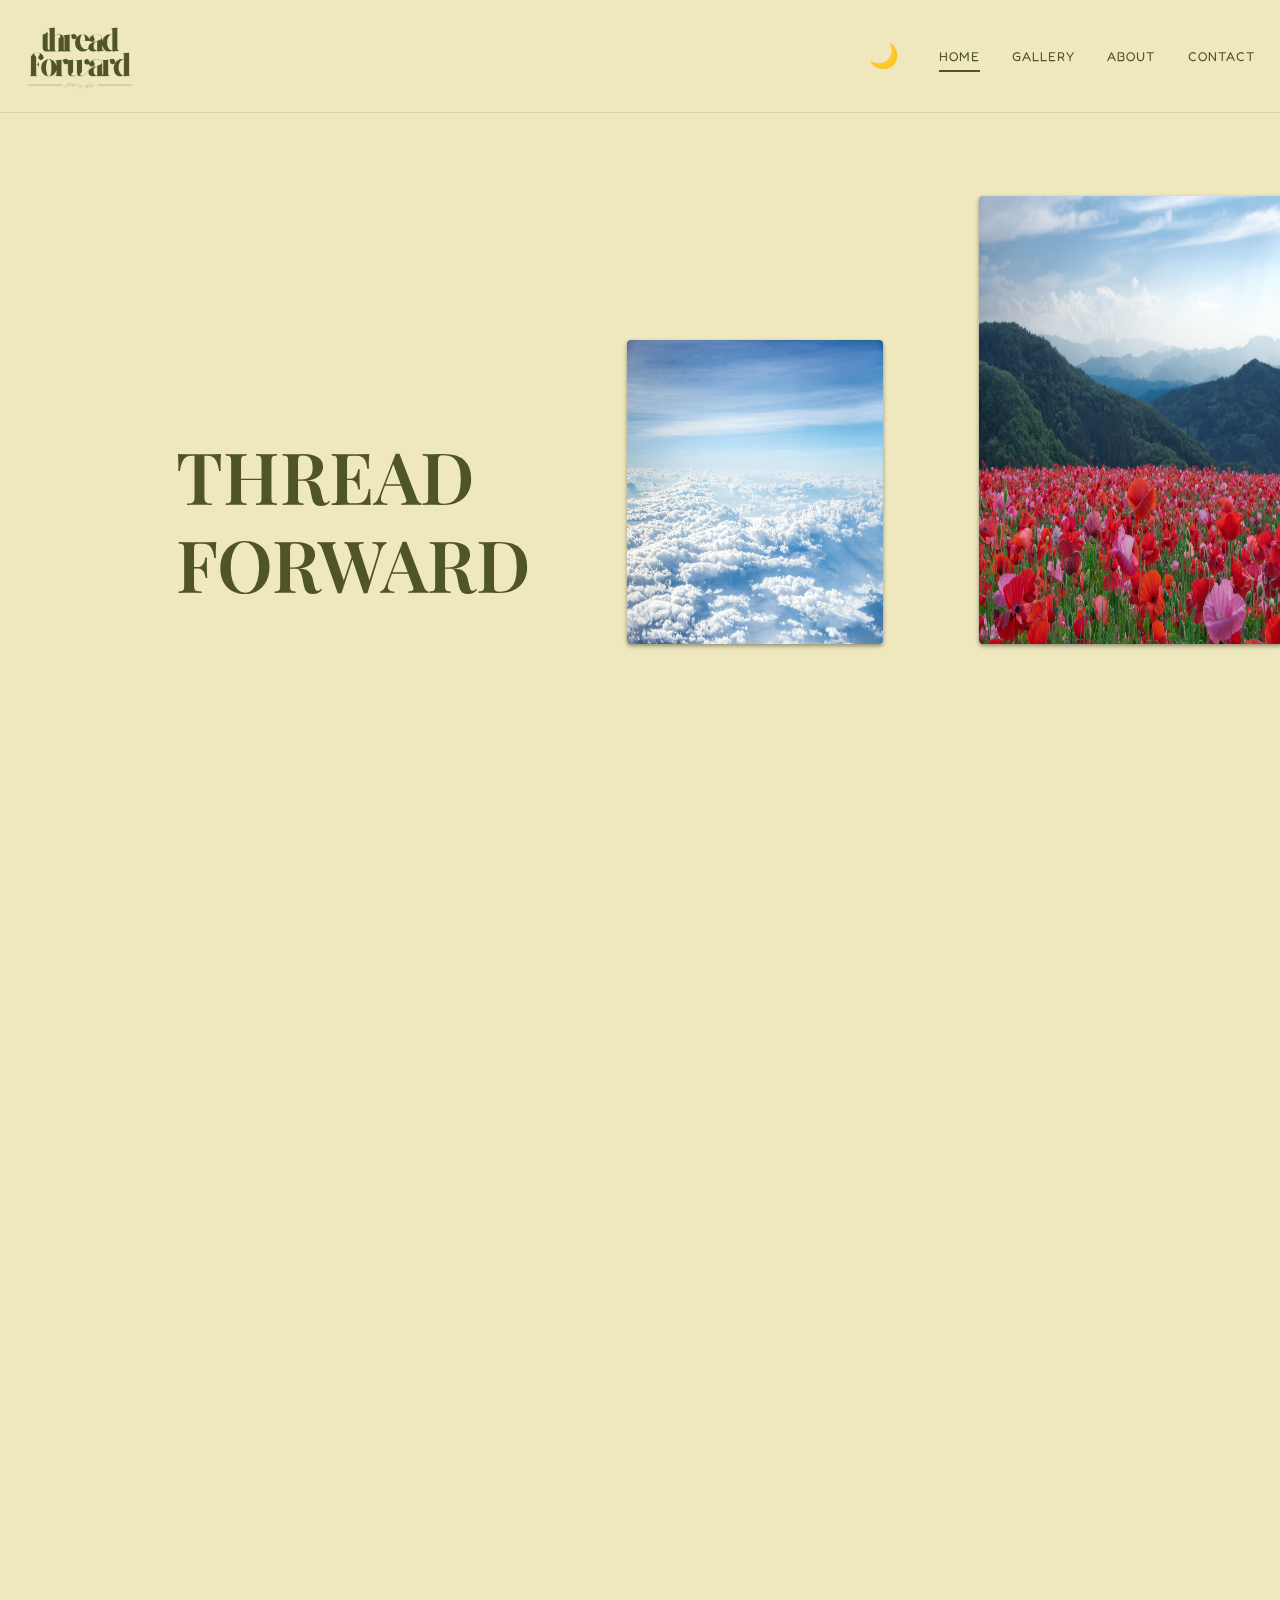
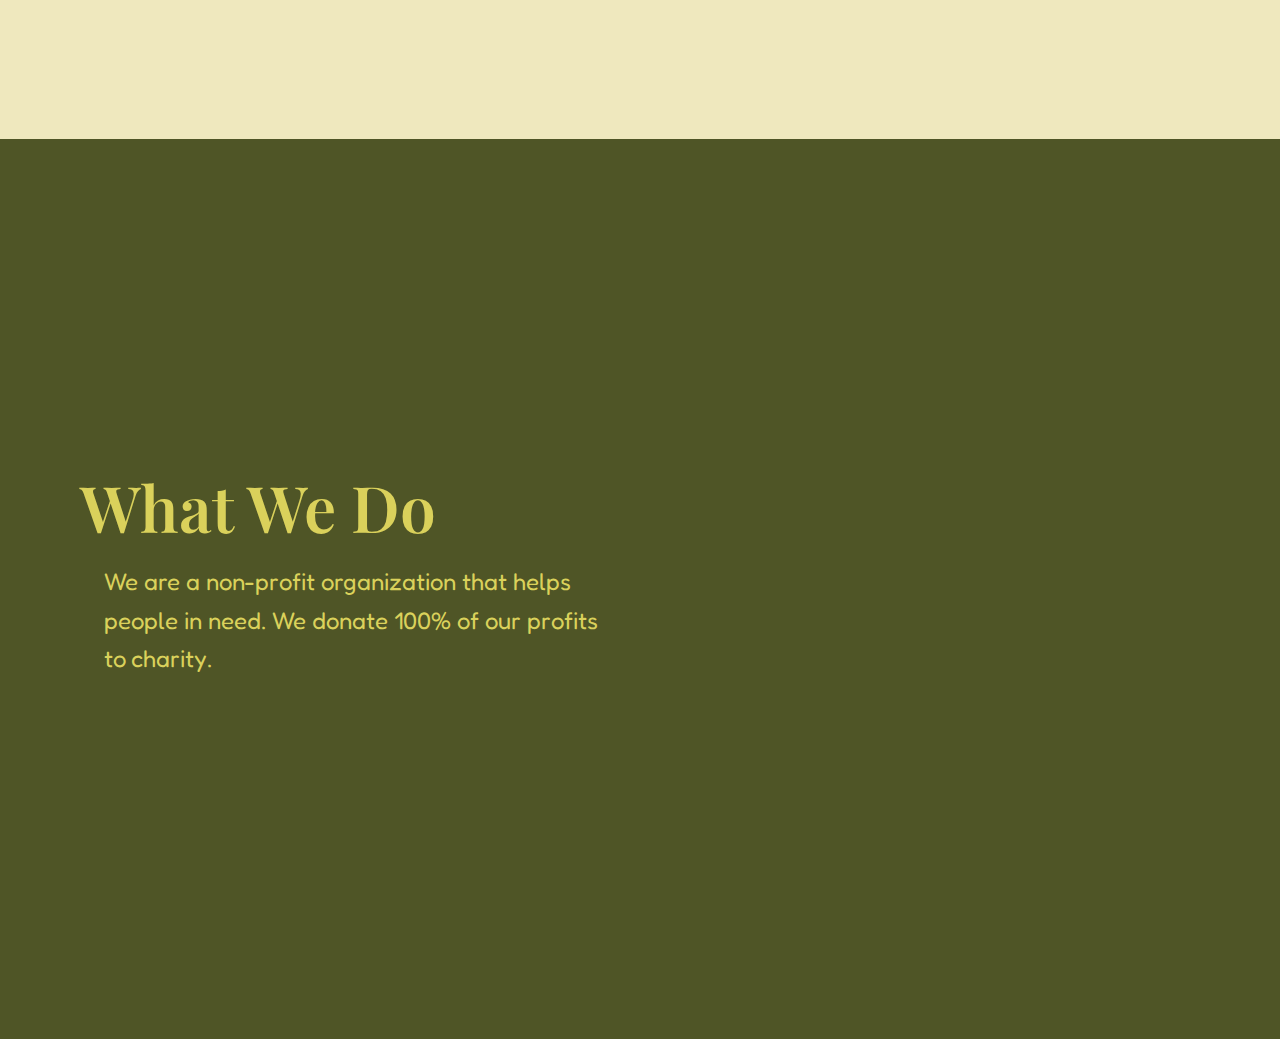
<file: index.html>
<!DOCTYPE html>
<html lang="en">
<head>
    <meta charset="UTF-8">
    <meta name="viewport" content="width=device-width, initial-scale=1.0">
    <title>Home - Thread Forward</title>
    <link rel="stylesheet" href="css/shared.css">
    <link rel="stylesheet" href="css/index.css">
</head>
<body class="dark">
    <header>
        <img alt="Thread Forward Logo" class="logo">
        <div class="header-right">
            <button id="darkModeToggle" onclick="window.toggleDarkMode()" aria-label="Toggle dark mode">🌙</button>
            <nav>
                <ul>
                    <li><a href="index.html" class="active">Home</a></li>
                    <li><a href="gallery.html">Gallery</a></li>
                    <li><a href="about.html">About</a></li>
                    <li><a href="contact.html">Contact</a></li>
                </ul>
            </nav>
        </div>
    </header>
    <main class="hero">
        <div class="title">
            <h1>THREAD</h1>
            <h1>FORWARD</h1>
        </div>
        <div class="img">
            <img id="small-img" src="assets/images/gallery/placeholder1.jpg" alt="Hero Image">
        </div>
        <div class="img">
            <img id="large-img" src="assets/images/gallery/placeholder2.jpg" alt="Hero Image">
        </div>
    </main>
    <section class="donation-number">
        <h2>We've donated</h2>
        <h1>1,000,000,000</h1>
    </section>
    <section class="what-we-do">
        <div class="what-we-do-text">
            <h2>What We Do</h2>
            <p>We are a non-profit organization that helps people in need. We donate 100% of our profits to charity.</p>
        </div>
        <img class="what-we-do-side-image" src="assets/images/gallery/placeholder1.jpg" alt="What we do">
    </section>
    <footer>
        <a href="contact.html" class="donate-button">DONATE</a>
    </footer>
    <script type="module" src="javascript/index.js"></script>
</body>
</html>
</file>
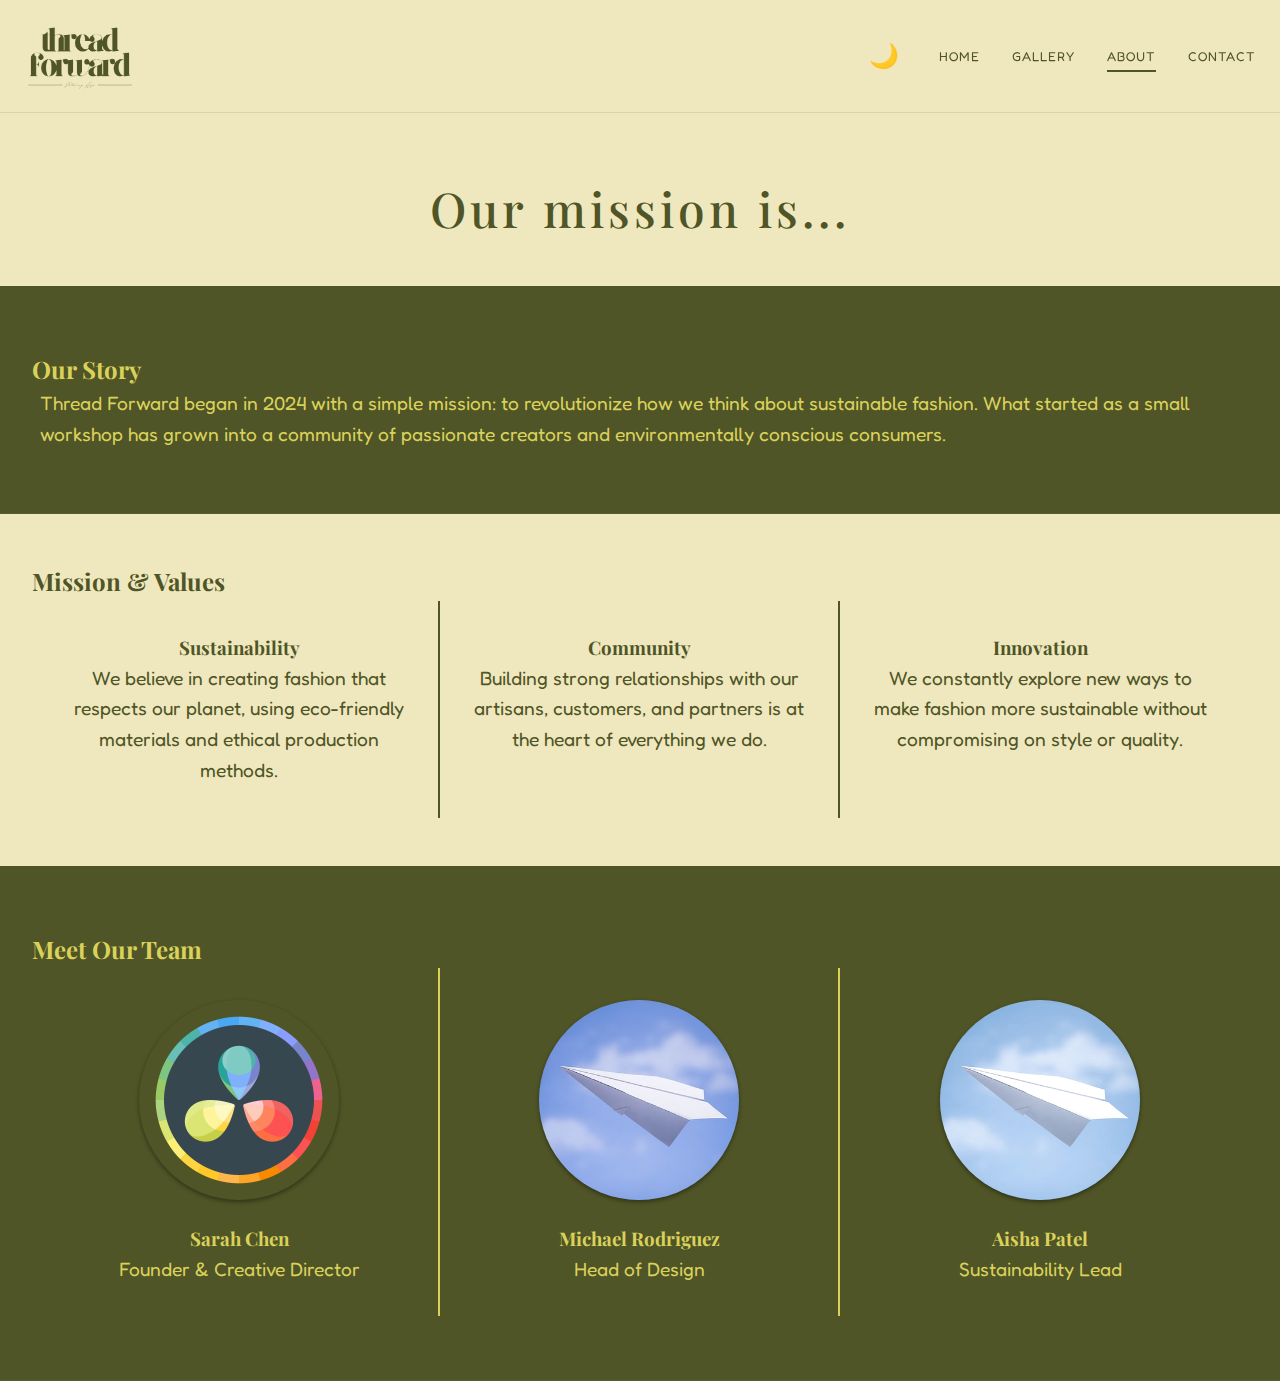
<file: about.html>
<!DOCTYPE html>
<html lang="en">
<head>
    <meta charset="UTF-8">
    <meta name="viewport" content="width=device-width, initial-scale=1.0">
    <title>About - Thread Forward</title>
    <link rel="stylesheet" href="css/shared.css">
    <link rel="stylesheet" href="css/about.css">
</head>
<body>
    <header>
        <img alt="Thread Forward Logo" class="logo">
        <div class="header-right">
            <button id="darkModeToggle" onclick="window.toggleDarkMode()" aria-label="Toggle dark mode">🌙</button>
            <nav>
                <ul>
                    <li><a href="index.html">Home</a></li>
                    <li><a href="gallery.html">Gallery</a></li>
                    <li><a href="about.html" class="active">About</a></li>
                    <li><a href="contact.html">Contact</a></li>
                </ul>
            </nav>
        </div>
    </header>
    <main>
        <section class="hero">
            <h1>Our mission is...</h1>
        </section>

        <section class="story blur">
            <h2>Our Story</h2>
            <div class="story-content">
                <p>Thread Forward began in 2024 with a simple mission: to revolutionize how we think about sustainable fashion. What started as a small workshop has grown into a community of passionate creators and environmentally conscious consumers.</p>
            </div>
        </section>

        <section class="mission">
            <h2>Mission & Values</h2>
            <div class="values-grid">
                <div class="value-card">
                    <h3>Sustainability</h3>
                    <p>We believe in creating fashion that respects our planet, using eco-friendly materials and ethical production methods.</p>
                </div>
                <div class="value-card">
                    <h3>Community</h3>
                    <p>Building strong relationships with our artisans, customers, and partners is at the heart of everything we do.</p>
                </div>
                <div class="value-card">
                    <h3>Innovation</h3>
                    <p>We constantly explore new ways to make fashion more sustainable without compromising on style or quality.</p>
                </div>
            </div>
        </section>

        <section class="team blur">
            <h2>Meet Our Team</h2>
            <div class="team-grid">
                <div class="team-member">
                    <img src="assets/images/profile/placeholder1.png" alt="Sarah Chen - Founder" class="team-photo">
                    <h3>Sarah Chen</h3>
                    <p>Founder & Creative Director</p>
                </div>
                <div class="team-member">
                    <img src="assets/images/profile/placeholder2.png" alt="Michael Rodriguez - Head of Design" class="team-photo">
                    <h3>Michael Rodriguez</h3>
                    <p>Head of Design</p>
                </div>
                <div class="team-member">
                    <img src="assets/images/profile/placeholder3.png" alt="Aisha Patel - Sustainability Lead" class="team-photo">
                    <h3>Aisha Patel</h3>
                    <p>Sustainability Lead</p>
                </div>
            </div>
        </section>
    </main>
    <script type="module" src="javascript/about.js"></script>
</body>
</html>
</file>
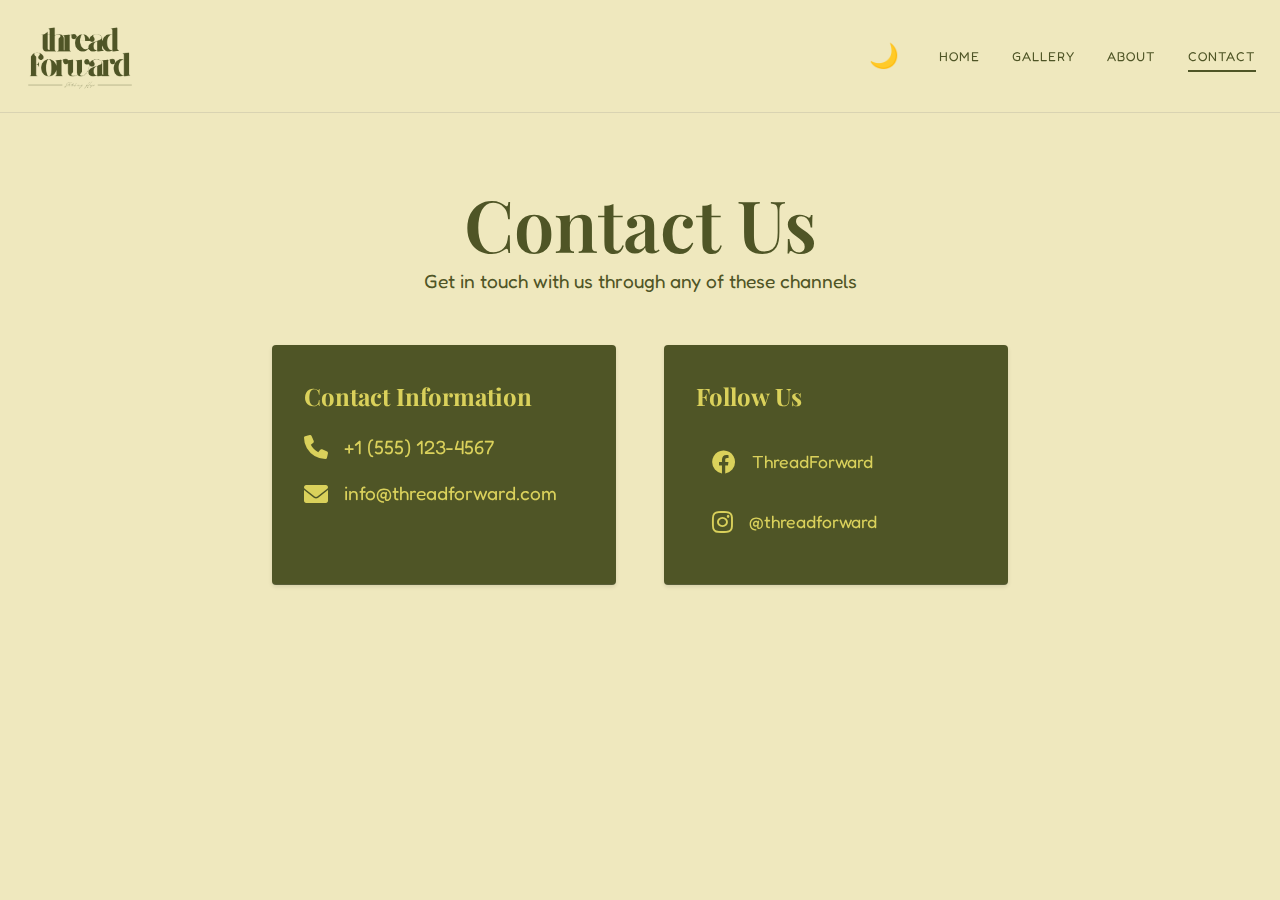
<file: contact.html>
<!DOCTYPE html>
<html lang="en">
<head>
    <meta charset="UTF-8">
    <meta name="viewport" content="width=device-width, initial-scale=1.0">
    <title>Contact - Thread Forward</title>
    <link rel="stylesheet" href="css/shared.css">
    <link rel="stylesheet" href="css/contact.css">
    <link rel="stylesheet" href="https://cdnjs.cloudflare.com/ajax/libs/font-awesome/6.0.0/css/all.min.css">
</head>
<body>
    <header>
        <img alt="Thread Forward Logo" class="logo">
        <div class="header-right">
            <button id="darkModeToggle" onclick="window.toggleDarkMode()" aria-label="Toggle dark mode">🌙</button>
            <nav>
                <ul>
                    <li><a href="index.html">Home</a></li>
                    <li><a href="gallery.html">Gallery</a></li>
                    <li><a href="about.html">About</a></li>
                    <li><a href="contact.html" class="active">Contact</a></li>
                </ul>
            </nav>
        </div>
    </header>
    <main>
        <section class="hero">
            <h1>Contact Us</h1>
            <p>Get in touch with us through any of these channels</p>
        </section>
        
        <section class="contact-container">
            <div class="contact-info blur">
                <h2>Contact Information</h2>
                <div class="contact-item"3>
                    <i class="fas fa-phone"></i>
                    <p>+1 (555) 123-4567</p>
                </div>
                <div class="contact-item">
                    <i class="fas fa-envelope"></i>
                    <p>info@threadforward.com</p>
                </div>
            </div>

            <div class="social-media blur">
                <h2>Follow Us</h2>
                <div class="social-links">
                    <a href="https://facebook.com/threadforward" target="_blank" class="social-link">
                        <i class="fab fa-facebook"></i>
                        <span>ThreadForward</span>
                    </a>
                    <a href="https://instagram.com/@threadforward" target="_blank" class="social-link">
                        <i class="fab fa-instagram"></i>
                        <span>@threadforward</span>
                    </a>
                </div>
            </div>
        </section>
    </main>
    <script type="module" src="javascript/contact.js"></script>
</body>
</html>
</file>
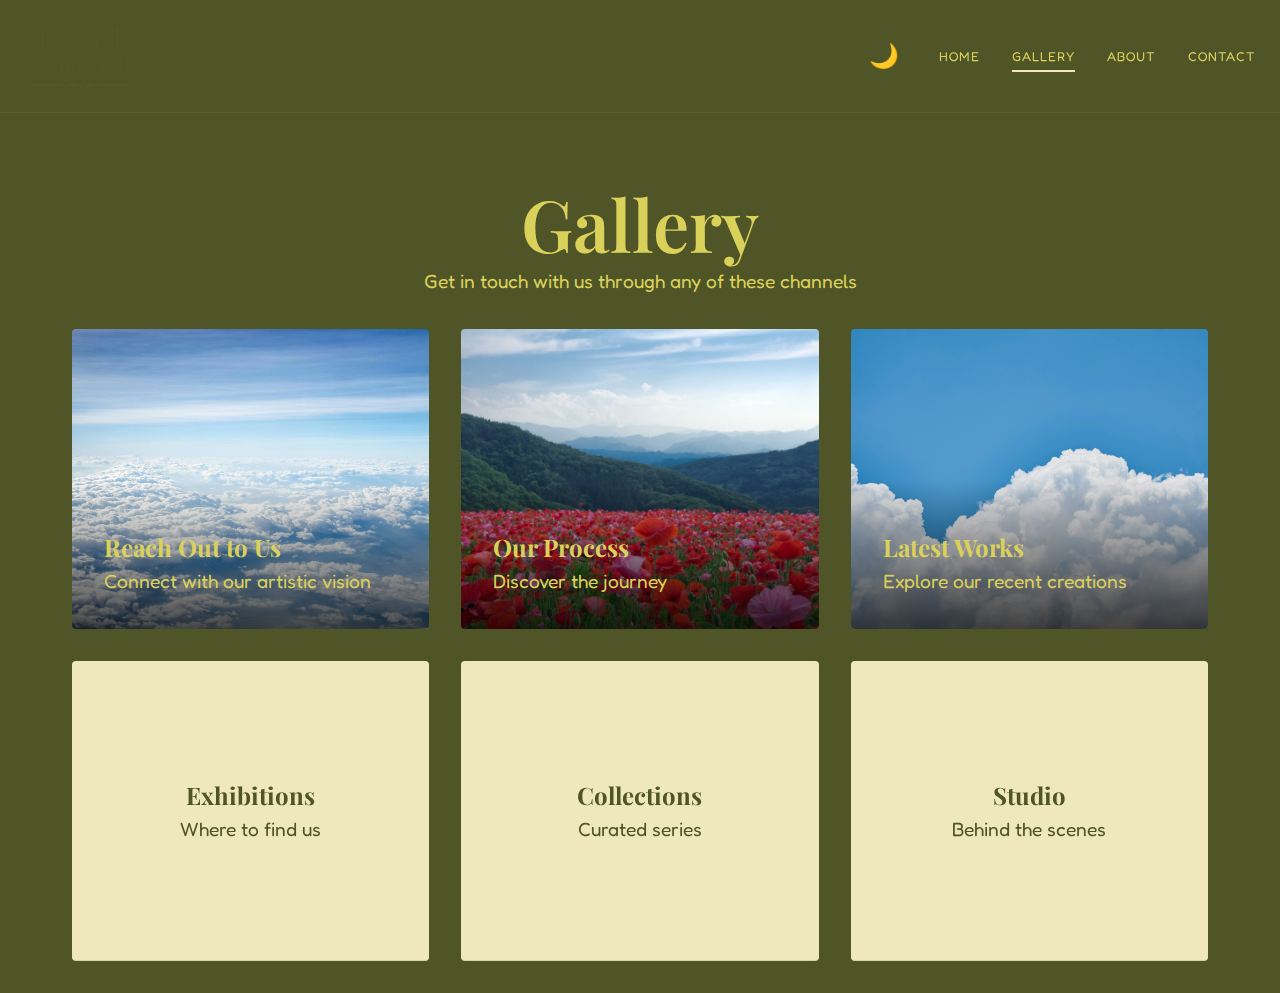
<file: gallery.html>
<!DOCTYPE html>
<html lang="en">
<head>
    <meta charset="UTF-8">
    <meta name="viewport" content="width=device-width, initial-scale=1.0">
    <title>Gallery - Thread Forward</title>
    <link rel="stylesheet" href="css/shared.css">
    <link rel="stylesheet" href="css/gallery.css">
</head>
<body>
    <header>
        <img alt="Thread Forward Logo" class="logo">
        <div class="header-right">
            <button id="darkModeToggle" onclick="window.toggleDarkMode()" aria-label="Toggle dark mode">🌙</button>
            <nav>
                <ul>
                    <li><a href="index.html">Home</a></li>
                    <li><a href="gallery.html" class="active">Gallery</a></li>
                    <li><a href="about.html">About</a></li>
                    <li><a href="contact.html">Contact</a></li>
                </ul>
            </nav>
        </div>
    </header>
    <main>
        <section class="hero">
            <h1>Gallery</h1>
            <p>Get in touch with us through any of these channels</p>
        </section>
        
        <section class="gallery-grid">
            <div class="gallery-item gallery-background" style="background-image: url('assets/images/gallery/placeholder1.jpg')">
                <h2>Reach Out to Us</h2>
                <p>Connect with our artistic vision</p>
            </div>
            <div class="gallery-item gallery-background" style="background-image: url('assets/images/gallery/placeholder2.jpg')">
                <h2>Our Process</h2>
                <p>Discover the journey</p>
            </div>
            <div class="gallery-item gallery-background" style="background-image: url('assets/images/gallery/placeholder3.jpg')">
                <h2>Latest Works</h2>
                <p>Explore our recent creations</p>
            </div>
            
            <div class="gallery-item gallery-text blur">
                <h2>Exhibitions</h2>
                <p>Where to find us</p>
            </div>
            <div class="gallery-item gallery-text blur">
                <h2>Collections</h2>
                <p>Curated series</p>
            </div>
            <div class="gallery-item gallery-text blur">
                <h2>Studio</h2>
                <p>Behind the scenes</p>
            </div>
        </section>
    </section>
    <div id="imageModal" class="modal">
        <div class="modal-content">
            <div class="modal-image">
                <h2 class="modal-title"></h2>
                <p class="modal-description"></p>
            </div>
        </div>
    </div>
    <script type="module" src="javascript/gallery.js"></script>
</body>
</html>
</file>
<file: css/shared.css>
:root {
    /* Background colours */
    --bg-color-light: rgb(239, 232, 190);
    --bg-color-dark: rgb(79, 85, 38);

    /* Text colours */
    --text-color-light: rgb(79, 85, 38);
    --text-color-dark: rgb(218, 209, 91);

    /* Light mode */
    --light-background-color: var(--bg-color-light);
    --light-content-color: var(--bg-color-dark);
    --light-body-text-color: var(--text-color-light);
    --light-content-text-color: var(--text-color-dark);
    --light-header-color: rgba(var(--bg-color-light), 0.6);
    --light-logo: url(../assets/images/icons/logo-light.png);

    /* Dark mode */
    --dark-background-color: var(--bg-color-dark);
    --dark-content-color: var(--bg-color-light);
    --dark-body-text-color: var(--text-color-dark);
    --dark-content-text-color: var(--text-color-light);
    --dark-header-color: rgba(var(--bg-color-dark), 0.6);
    --dark-logo: url(../assets/images/icons/logo-dark.png);

    /* Default */
    --background-color: var(--light-background-color);
    --content-color: var(--light-content-color);
    --body-text-color: var(--light-body-text-color);
    --content-text-color: var(--light-content-text-color);
    --header-color: var(--light-header-color);
    --background-image: var(--light-background-image);
    --logo: var(--light-logo);
}

@font-face {
    font-family: Fredoka;
    src: url(../assets/fonts/Fredoka.ttf);
} 

@font-face {
    font-family: Playfair;
    src: url(../assets/fonts/Playfair.ttf);
} 

* {
    margin: 0;
    padding: 0;
    box-sizing: border-box;
}

.blur, header {
    backdrop-filter: blur(0.25rem);
    border-bottom: 0.0625rem solid rgba(128, 128, 128, 0.2);
}

body {
    font-family: Fredoka, sans-serif;
    line-height: 1.6;
    padding-top: 8vh;
    background-color: var(--background-color);
    color: var(--body-text-color);
}

p {
    font-size: 1.2rem;
}

body.transitions-enabled {  
    transition: background-image 0.5s linear, background-color 0.5s linear, color 0.5s linear;
}

h1, h2, h3, h4, h5, h6 {
    font-family: Playfair;
}

h1 {
    font-size: 4.5rem;
    font-weight: 600;
    line-height: 1.2;
}

img:not(.logo, .team-photo) {
    border-radius: 0.25rem;
    box-shadow: 0 0.125rem 0.25rem rgba(0, 0, 0, 0.4);
}

/* || HEADER NAVIGATION */
header {
    display: flex;
    justify-content: space-between;
    align-items: center;
    position: fixed;
    top: 0;
    left: 0;
    right: 0;
    z-index: 1000;
    background-color: var(--header-color);
    padding: 0 1.5rem;
}

.header-right {
    display: flex;
    align-items: center;
    gap: 2rem;
}

img.logo {
    content: var(--logo);
    height: 7rem;
}

nav ul {
    display: flex;
    justify-content: flex-end;
    list-style: none;
    gap: 2rem;
}

nav a {
    color: var(--body-text-color);
    text-decoration: none;
    text-transform: uppercase;
    letter-spacing: 0.0625rem;
    font-size: 0.8rem;
    position: relative;
    padding-bottom: 0.5rem;
}

nav a.active {
    color: var(--body-text-color);
}

nav a.active::after {
    content: '';
    position: absolute;
    bottom: 0;
    left: 0;
    width: 100%;
    height: 0.125rem;
    background-color: var(--content-color);
}

/* || HERO */
.hero {
    text-align: center;
    padding: 12vh 0 0 0;
    color: var(--body-text-color);
}

/* || DARK MODE TOGGLE */
#darkModeToggle {
    background: none;
    border: none;
    font-size: 1.5rem;
    cursor: pointer;
    padding: 0.5rem;
    transition: transform 0.3s ease;
}

#darkModeToggle:hover {
    transform: scale(1.1);
}

body.dark-mode {
    --background-color: var(--dark-background-color);
    --content-color: var(--dark-content-color);
    --body-text-color: var(--dark-body-text-color);
    --content-text-color: var(--dark-content-text-color);
    --header-color: var(--dark-header-color);
    --background-image: var(--dark-background-image);
    --logo: var(--dark-logo);
}
</file>
<file: css/index.css>
.hero {
    font-size: 5rem;
    text-align: left;  
    margin: 1rem;
    padding-left: 10rem;
    display: flex;
    flex-direction: row;
    align-items: flex-end;
    gap: 6rem;
    margin-bottom: 10rem;
}

.hero h1 {
    font-size: 4.5rem;
    font-weight: 600;
    line-height: 1.0;
    margin-bottom: 1rem;
}

section.img {
    display: flex;
    align-items: flex-end;
    justify-content: flex-end;
}

#small-img {
    width: 16rem;
    height: 19rem;
}

#large-img {
    width: 19rem;
    height: 28rem;
}

.title {
    padding-bottom: 4rem;
}

section.donation-number {
    height: 100vh;
    background-image: url(../assets/images/background/light-background.jpg);
    background-size: cover;
    background-position: center;
    text-align: center;
    border-radius: 0.5rem;
    box-shadow: 0 0rem 1rem rgba(0, 0, 0, 0.4);
    filter: blur(5px);
    opacity: 0;
    transform: translateX(-10%);
    transition: all 0.5s ease;
    display: flex;
    flex-direction: column;
    justify-content: center;
}

.donation-number.visible {
    opacity: 1;
    filter: blur(0);
    transform: translateX(0);
}

.donation-number h2, .what-we-do h2 {
    font-size: 4rem;
    font-weight: 600;
    line-height: 1;
}

.donation-number h1 {
    font-size: 10rem;
    font-weight: 600;
    line-height: 1;
}

section.what-we-do {
    height: 100vh;
    background-color: var(--content-color);
    color: var(--content-text-color);
    display: flex;
    flex-direction: row;
    justify-content: center;
}

div.what-we-do-text {
    width: 55%;
    padding: 5rem;
    display: flex;
    flex-direction: column;
    justify-content: center;
}

.what-we-do-text p {
    font-size: 1.5rem;
    margin: 1.5rem;
}

img.what-we-do-side-image {
    width: 45%;
    height: 100%;
    opacity: 0;
    filter: blur(5px);
    transform: translateX(-15rem);
    transition: all 1s ease;
}

img.what-we-do-side-image.visible {
    filter: blur(0);
    opacity: 1;
    transform: translateX(0);
}

footer {
    position: fixed;
    bottom: 2rem;
    left: 5%;
    transform: translateX(-100%);
    display: flex;
    justify-content: center;
    padding: 0.75rem 1.5rem;
    opacity: 0;
    transition: all 0.5s ease;
    z-index: 1000;
    background-color: var(--background-color);
    border-radius: 1.5rem;
    box-shadow: 0 0.25rem 0.5rem rgba(0, 0, 0, 0.2);
    filter: blur(5px);
}

footer a {
    font-family: Playfair;
    font-weight: 600;
    text-decoration: none;
    color: var(--background-text-color);
    font-size: 1.5rem;
    font-weight: 600;
}

footer.visible {
    opacity: 1;
    transform: translateX(0);
    filter: blur(0);
}
</file>
<file: css/about.css>
.hero h1 {
    font-size: 3rem;
    font-weight: 500;
    letter-spacing: 0.25rem;
}

/* || STORY SECTION */
.story {
    margin-top: 3rem;
    padding: 4rem 2rem;
    background-color: var(--content-color);
    color: var(--content-text-color);
}

.story-content {
    display: flex;
    max-width: 75rem;
    max-width: 1200px;
    margin: 0 auto;
}

.story-image {
    width: 50%;
    object-fit: cover;
    border-radius: 4px;
}

/* || MISSION & VALUES */
.mission {
    padding: 3rem 2rem;
}

.values-grid {
    display: grid;
    grid-template-columns: repeat(3, 1fr);
    max-width: 1200px;
    margin: 0 auto;
}

.value-card {
    padding: 2rem;
    text-align: center;
    border-right: 0.15rem solid var(--body-text-color);
}

/* Remove border from last card in each row */
.value-card:nth-child(3n) {
    border-right: none;
}

/* || TEAM SECTION */
.team {
    padding: 4rem 2rem;
    background-color: var(--content-color);
    color: var(--content-text-color);
}

.team-grid {
    display: grid;
    grid-template-columns: repeat(3, 1fr);
    max-width: 1200px;
    margin: 0 auto;
}

.team-member {
    padding: 2rem;
    text-align: center;
    border-right: 0.15rem solid var(--content-text-color);
}

/* Remove border from last member in each row */
.team-member:nth-child(3n) {
    border-right: none;
}

.team-photo {
    width: 200px;
    height: 200px;
    border-radius: 50%;
    margin-bottom: 1rem;
    box-shadow: 0 0.125rem 0.25rem rgba(0, 0, 0, 0.4);
}
</file>
<file: css/contact.css>
.contact-container {
    max-width: 50rem;
    margin: 3rem auto;
    padding: 0 2rem;
    display: grid;
    gap: 3rem;
    grid-template-columns: 1fr;
}

@media (min-width: 48rem) {
    .contact-container {
        grid-template-columns: 1fr 1fr;
    }
}

.contact-info, .social-media {
    color: var(--content-text-color);
    background-color: var(--content-color);
    padding: 2rem;
    border-radius: 0.25rem;
    box-shadow: 0 0.125rem 0.25rem rgba(0, 0, 0, 0.1);
}

.contact-item {
    display: flex;
    align-items: center;
    margin-bottom: 1rem;
}

.contact-item i {
    font-size: 1.5rem;
    margin-right: 1rem;
}

.social-links {
    display: flex;
    flex-direction: column;
}

.social-link {
    display: flex;
    align-items: center;
    padding: 1rem;
    text-decoration: none;
    color: var(--content-text-color);
    backdrop-filter: blur(8px);
    background-color: rgba(var(--background-color), 1);
    border-radius: 0.25rem;
    transition: 0.3s;
}

.social-link:hover {
    transform: scale(1.05);
}

.social-link i {
    font-size: 1.5rem;
    margin-right: 1rem;
}

.social-link span {
    font-size: 1.1rem;
}

h2 {
    margin-bottom: 1rem;
}
</file>
<file: css/gallery.css>
:root {
    --background-color: var(--dark-background-color);
    --content-color: var(--dark-content-color);
    --body-text-color: var(--dark-body-text-color);
    --content-text-color: var(--dark-content-text-color);
    --header-color: var(--dark-header-color);
    --background-image: var(--dark-background-image);
}

/* || IMAGE GALLERY */
.gallery-grid {
    color: var(--content-text-color);
    display: grid;
    grid-template-columns: repeat(3, 1fr);
    gap: 2rem;
    padding: 2rem;
    max-width: 75rem;
    margin: 0 auto;
}

/* Base gallery item styles */
.gallery-item {
    cursor: pointer;
    padding: 2rem;
    border-radius: 0.25rem;
    height: 18.75rem;
    position: relative;
    background-color: var(--content-color);
    transition: transform 0.3s ease;
}

.gallery-item:hover {
    transform: scale(1.05);
}

/* Full background image style */
.gallery-background {
    color: var(--light-content-text-color);
    background-size: cover;
    background-position: center;
    background-repeat: no-repeat;
    display: flex;
    flex-direction: column;
    justify-content: flex-end;
    padding-bottom: 2rem;
    position: relative;
}

.gallery-background::before {
    content: '';
    position: absolute;
    top: 0;
    left: 0;
    right: 0;
    bottom: 0;
    background: linear-gradient(to bottom, transparent 50%, rgba(0,0,0,0.7));
    border-radius: 0.25rem;
    z-index: 1;
}

.gallery-background > * {
    position: relative;
    z-index: 2;
}

/* Text-only style */
.gallery-text {
    display: flex;
    flex-direction: column;
    justify-content: center;
    align-items: center;
    text-align: center;
}

@media (max-width: 48rem) {
    .gallery-grid {
        grid-template-columns: 1fr;
    }
    
    .gallery-item {
        min-height: 15.625rem;
    }
}

/* Add these styles for the modal */
.modal {
    display: none;
    position: fixed;
    z-index: 1000;
    left: 0;
    top: 0;
    width: 100%;
    height: 100%;
    overflow: auto;
    background-color: rgba(0, 0, 0, 0); /* Start fully transparent */
    opacity: 0;
    transition: background-color 0.3s ease, opacity 0.3s ease;
}

.modal-content {
    padding: 4rem;
    margin: auto;
    width: 100%;
    height: 100%;
    border-radius: 0.25rem;
    position: relative;
    transform: scale(0.95);
    opacity: 0;
}

.modal.show {
    opacity: 1;
    background-color: rgba(0, 0, 0, 0.8); /* Fade to semi-transparent black */
}

.modal-content.show {
    transform: scale(1);
    opacity: 1;
}

.modal-image {
    padding: 4rem;
    height: 100%;
    display: flex;
    flex-direction: column;
    justify-content: flex-end;
    background-size: cover;
    background-repeat: no-repeat;
    background-position: center;
    border-radius: 0.25rem;
    min-height: 50vh;
    opacity: 0;
    transform: translateY(20px);
    transition: opacity 0.3s ease, transform 0.3s ease;
    position: relative;
}

/* Add gradient overlay with transition */
.modal-image::before {
    content: '';
    position: absolute;
    top: 0;
    left: 0;
    right: 0;
    bottom: 0;
    background: linear-gradient(to bottom, transparent, rgba(0,0,0,0));
    border-radius: 0.25rem;
    z-index: 1;
    transition: background 0.5s ease-in-out;
}

/* Show gradient on hover */
.modal-image:hover::before {
    background: linear-gradient(to bottom, transparent, rgba(0,0,0,0.8));
}

/* Text styles */
.modal-image h2,
.modal-image p {
    position: relative;
    z-index: 2;
    color: var(--light-content-text-color);
    opacity: 0;
    transform: translateY(20px);
    transition: opacity 0.3s ease, transform 0.3s ease;
}

/* Show text on hover */
.modal-image:hover h2,
.modal-image:hover p {
    opacity: 1;
    transform: translateY(0);
}

.modal.show .modal-image {
    opacity: 1;
    transform: translateY(0);
}
</file>
